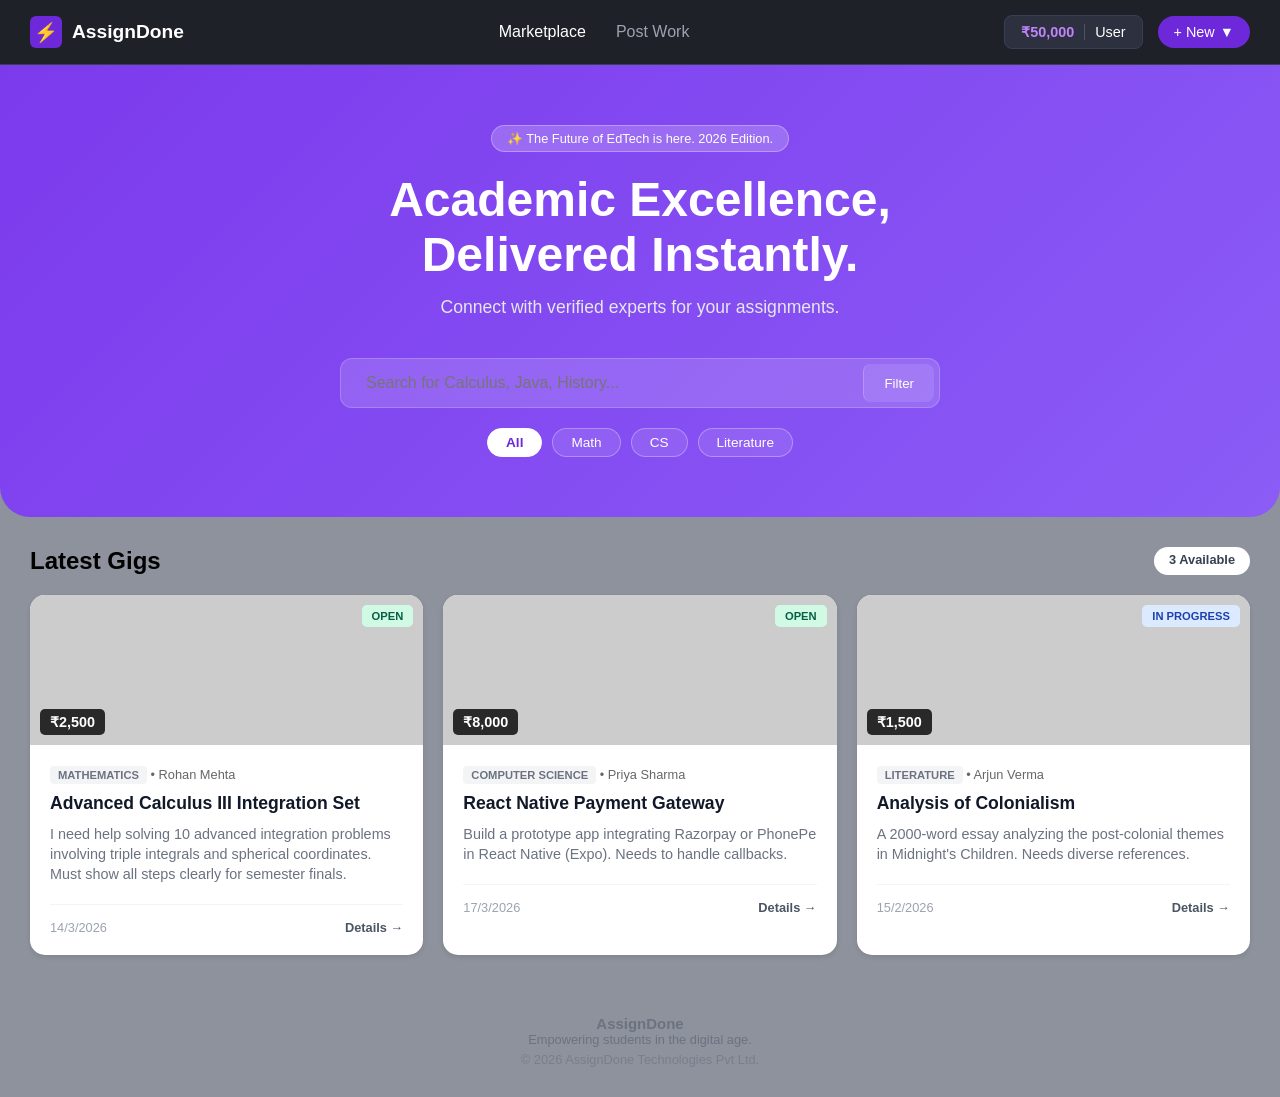
<file: index.html>
<!DOCTYPE html>
<html lang="en">
<head>
    <meta charset="UTF-8">
    <meta name="viewport" content="width=device-width, initial-scale=1.0">
    <title>AssignDone — Marketplace</title>
    <link rel="icon" href="data:image/svg+xml,<svg xmlns=%22http://www.w3.org/2000/svg%22 viewBox=%220 0 100 100%22><rect width=%22100%22 height=%22100%22 rx=%2220%22 fill=%22%236D28D9%22 /><text x=%2250%22 y=%2270%22 font-size=%2260%22 text-anchor=%22middle%22 fill=%22white%22>⚡</text></svg>">
    <link rel="stylesheet" href="style.css">
</head>
<body>
    <div class="main-wrapper">
        <header>
            <div class="logo">
                <div class="logo-box">⚡</div>
                <span>AssignDone</span>
            </div>
            <nav>
                <ul>
                    <li><a href="index.html" class="active-link">Marketplace</a></li>
                    <li><a href="post-work.html">Post Work</a></li>
                </ul>
            </nav>
            <div class="right-menu">
                <div class="wallet">
                    <span class="wallet-amount">₹--,---</span>
                    <span>User</span>
                    <span class="premium-badge" style="display:none;">⭐</span>
                </div>
                <div class="dropdown-container">
                    <a href="#" class="new-btn"><span>+ New</span><span>▼</span></a>
                    <div class="dropdown-list">
                        <a href="#" class="add-money-link">💳 Add Money</a>
                        <a href="#" class="premium-link" style="color: gold;">Get Premium</a>
                        <a href="#" class="theme-toggle-link">☀ Light Mode</a>
                        <a href="#" class="sign-out-link" style="color: red;">→ Sign Out</a>
                    </div>
                </div>
            </div>
        </header>

        <div style="background-color: #8E929D; flex: 1;">
            <section class="hero">
                <div class="badge">✨ The Future of EdTech is here. 2026 Edition.</div>
                <h1>Academic Excellence,<br>Delivered Instantly.</h1>
                <p>Connect with verified experts for your assignments.</p>
                <div class="search-box">
                    <input type="text" id="search-input" placeholder="Search for Calculus, Java, History...">
                    <button id="filter-btn">Filter</button>
                </div>
                <div class="filter-chips" id="filter-chips">
                    <button class="chip chip-active" data-subject="ALL">All</button>
                    <button class="chip" data-subject="MATHEMATICS">Math</button>
                    <button class="chip" data-subject="COMPUTER SCIENCE">CS</button>
                    <button class="chip" data-subject="LITERATURE">Literature</button>
                </div>
            </section>

            <div class="main-content">
                <div style="display:flex; justify-content:space-between; margin-bottom:20px;">
                    <h2>Latest Gigs</h2>
                    <span class="gig-count-badge" id="gig-count">0 Available</span>
                </div>
                <div class="grid-container" id="gig-grid"></div>
                <div class="empty-state" id="empty-state" style="display:none;">
                    <div style="font-size:3rem;">🔍</div>
                    <h3>No gigs found</h3>
                    <p>Try a different search or <a href="post-work.html">post your own!</a></p>
                </div>
            </div>

            <div class="footer">
                <h3>AssignDone</h3>
                <p>Empowering students in the digital age.</p>
                <p style="margin-top:5px; opacity:0.6;">© 2026 AssignDone Technologies Pvt Ltd.</p>
            </div>
        </div>
    </div>

    <script src="app.js"></script>
    <script src="index.js"></script>
</body>
</html>
</file>
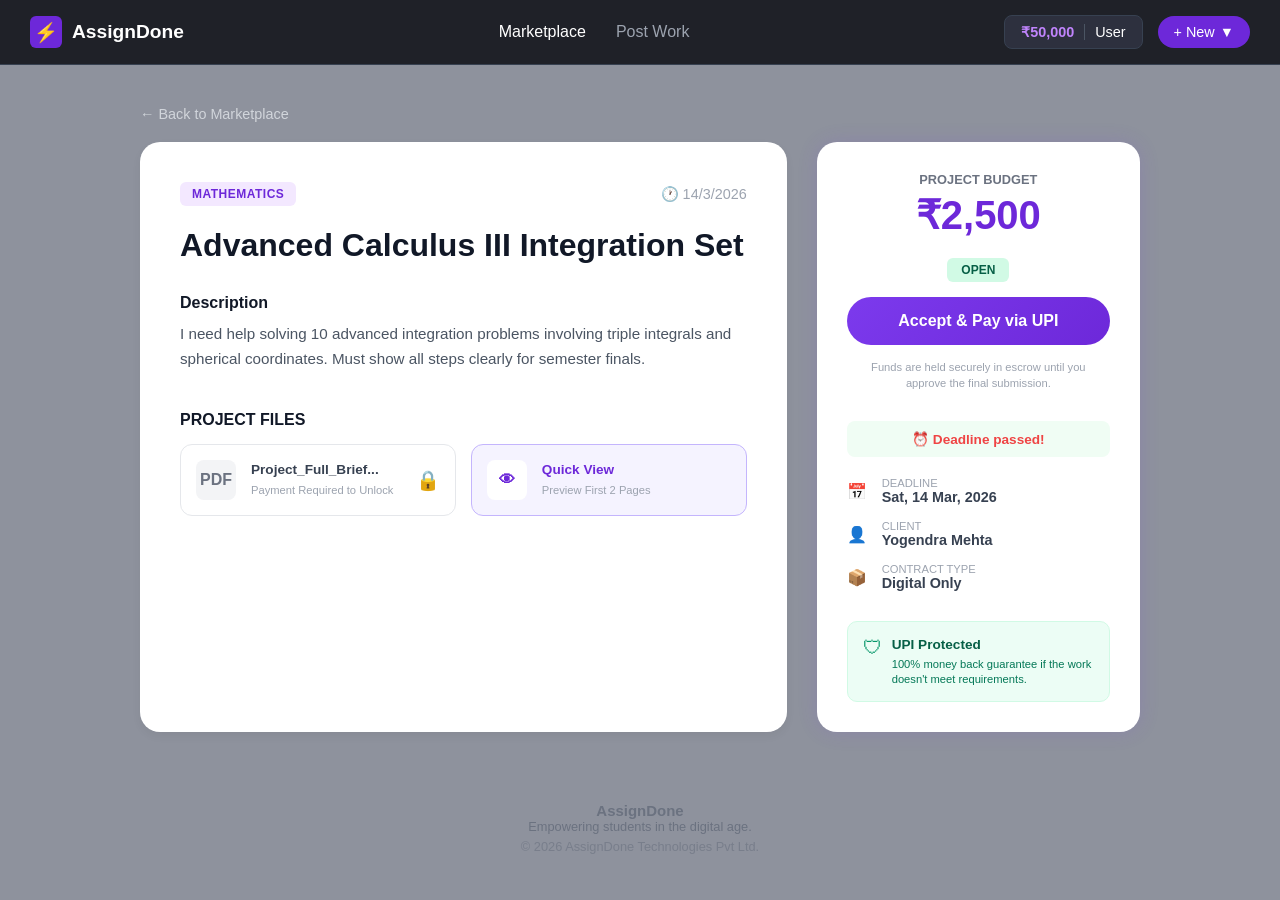
<file: details.html>
<!DOCTYPE html>
<html lang="en">
<head>
    <meta charset="UTF-8">
    <meta name="viewport" content="width=device-width, initial-scale=1.0">
    <title>AssignDone — Gig Details</title>
    <link rel="icon" href="data:image/svg+xml,<svg xmlns=%22http://www.w3.org/2000/svg%22 viewBox=%220 0 100 100%22><rect width=%22100%22 height=%22100%22 rx=%2220%22 fill=%22%236D28D9%22 /><text x=%2250%22 y=%2270%22 font-size=%2260%22 text-anchor=%22middle%22 fill=%22white%22>⚡</text></svg>">
    <link rel="stylesheet" href="style.css">
</head>
<body>
    <div class="main-wrapper">
        <header>
            <div class="logo">
                <div class="logo-box">⚡</div>
                <span>AssignDone</span>
            </div>
            <nav>
                <ul>
                    <li><a href="index.html" class="active-link">Marketplace</a></li>
                    <li><a href="post-work.html">Post Work</a></li>
                </ul>
            </nav>
            <div class="right-menu">
                <div class="wallet">
                    <span class="wallet-amount">₹--,---</span>
                    <span>User</span>
                    <span class="premium-badge" style="display:none;">⭐</span>
                </div>
                <div class="dropdown-container">
                    <a href="#" class="new-btn"><span>+ New</span><span>▼</span></a>
                    <div class="dropdown-list">
                        <a href="#" class="add-money-link">💳 Add Money</a>
                        <a href="#" class="premium-link" style="color: gold;">Get Premium</a>
                        <a href="#" class="theme-toggle-link">☀ Light Mode</a>
                        <a href="#" class="sign-out-link" style="color: red;">→ Sign Out</a>
                    </div>
                </div>
            </div>
        </header>

        <div style="background-color: #8E929D; flex: 1;">
            <div class="details-wrapper">
                <a href="index.html" class="back-link">← Back to Marketplace</a>
                <div class="details-grid" id="details-grid">
                    <!-- Populated by JavaScript -->
                </div>
            </div>

            <div class="footer">
                <h3>AssignDone</h3>
                <p>Empowering students in the digital age.</p>
                <p style="margin-top:5px; opacity:0.6;">© 2026 AssignDone Technologies Pvt Ltd.</p>
            </div>
        </div>
    </div>

    <script src="app.js"></script>
    <script src="details.js"></script>
</body>
</html>
</file>
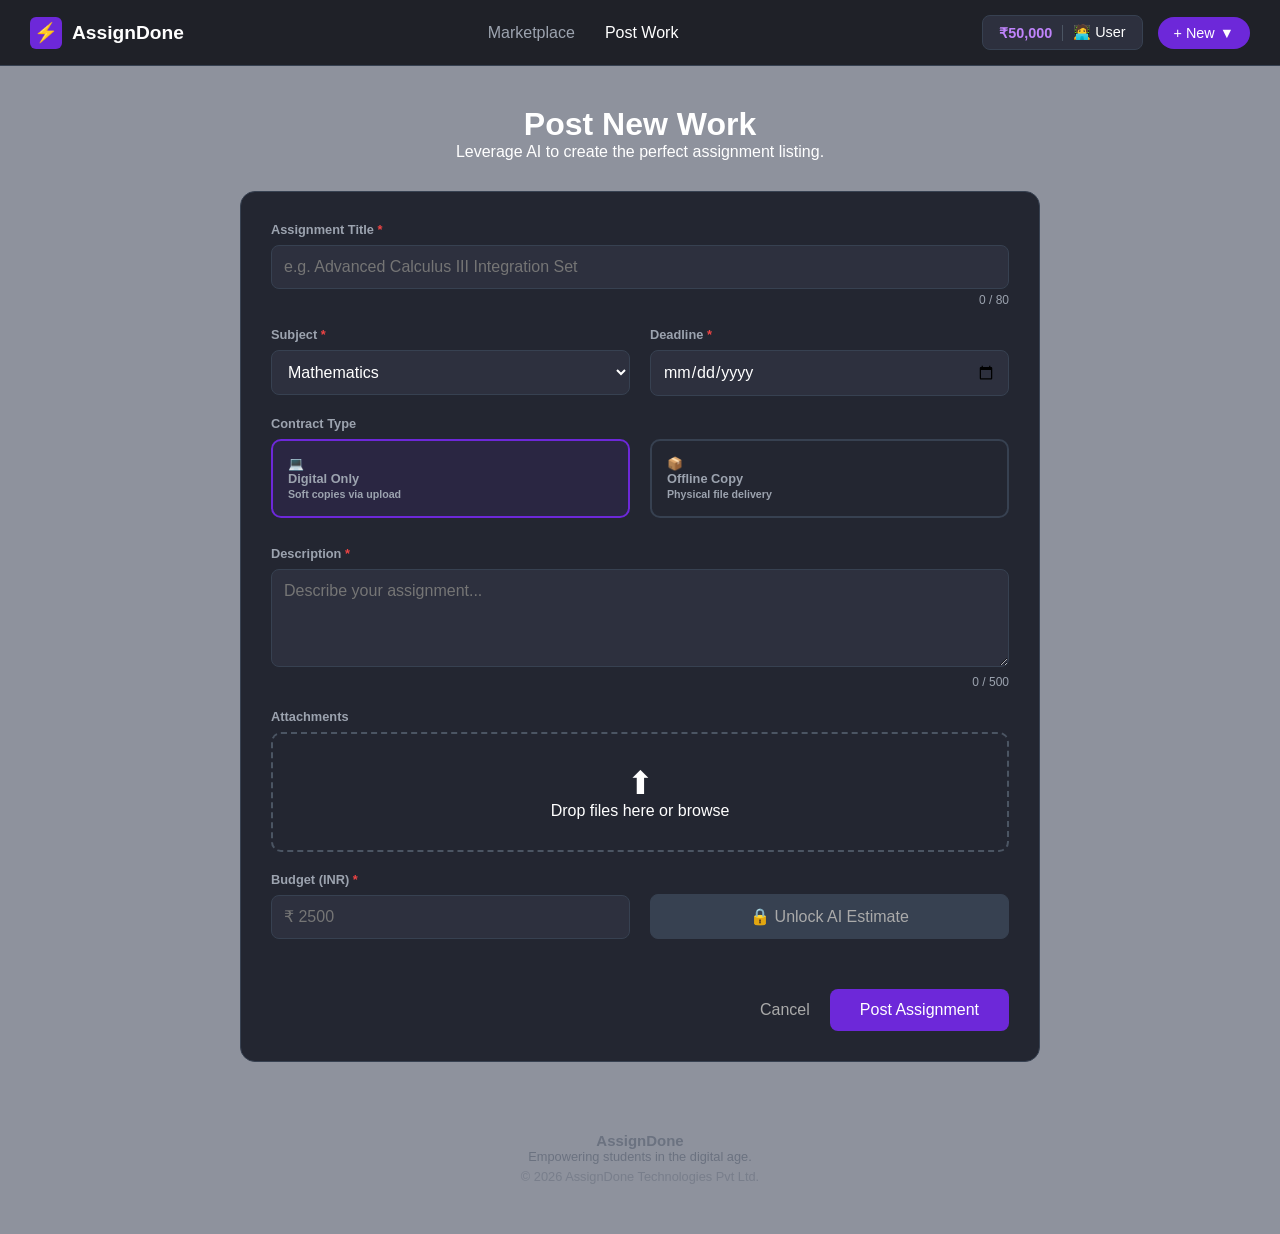
<file: post-work.html>
<!DOCTYPE html>
<html lang="en">
<head>
    <meta charset="UTF-8">
    <meta name="viewport" content="width=device-width, initial-scale=1.0">
    <title>AssignDone — Post Work</title>
    <link rel="icon" href="data:image/svg+xml,<svg xmlns=%22http://www.w3.org/2000/svg%22 viewBox=%220 0 100 100%22><rect width=%22100%22 height=%22100%22 rx=%2220%22 fill=%22%236D28D9%22 /><text x=%2250%22 y=%2270%22 font-size=%2260%22 text-anchor=%22middle%22 fill=%22white%22>⚡</text></svg>">
    <link rel="stylesheet" href="style.css">
</head>
<body>
    <div class="main-wrapper">
        <header>
            <div class="logo">
                <div class="logo-box">⚡</div>
                <span>AssignDone</span>
            </div>
            <nav>
                <ul>
                    <li><a href="index.html">Marketplace</a></li>
                    <li><a href="post-work.html" class="active-link">Post Work</a></li>
                </ul>
            </nav>
            <div class="right-menu">
                <div class="wallet">
                    <span class="wallet-amount">₹--,---</span>
                    <span>🧑‍💻 User</span>
                    <span class="premium-badge" style="display:none;">⭐</span>
                </div>
                <div class="dropdown-container">
                    <a href="#" class="new-btn"><span>+ New</span><span>▼</span></a>
                    <div class="dropdown-list">
                        <a href="#" class="add-money-link">💳 Add Money</a>
                        <a href="#" class="premium-link" style="color: gold;">Get Premium</a>
                        <a href="#" class="theme-toggle-link">☀ Light Mode</a>
                        <a href="#" class="sign-out-link" style="color: red;">→ Sign Out</a>
                    </div>
                </div>
            </div>
        </header>

        <div style="background-color: #8E929D; flex: 1; padding-bottom:20px;">
            <div class="post-wrapper">
                <div style="text-align:center; margin-bottom:30px; color:white;">
                    <h1>Post New Work</h1>
                    <p>Leverage AI to create the perfect assignment listing.</p>
                </div>

                <form id="post-form" class="form-box">
                    <div class="input-group">
                        <label for="gig-title">Assignment Title <span class="required">*</span></label>
                        <input type="text" id="gig-title" class="full-input" placeholder="e.g. Advanced Calculus III Integration Set" maxlength="80">
                        <div class="char-count" id="title-count">0 / 80</div>
                    </div>

                    <div class="flex-row">
                        <div class="input-group">
                            <label for="gig-subject">Subject <span class="required">*</span></label>
                            <select id="gig-subject">
                                <option value="MATHEMATICS">Mathematics</option>
                                <option value="COMPUTER SCIENCE">Computer Science</option>
                                <option value="LITERATURE">Literature</option>
                            </select>
                        </div>
                        <div class="input-group">
                            <label for="gig-deadline">Deadline <span class="required">*</span></label>
                            <input type="date" id="gig-deadline" class="full-input">
                        </div>
                    </div>

                    <div class="input-group">
                        <label>Contract Type</label>
                        <div class="radio-container">
                            <div style="flex:1;">
                                <input type="radio" name="ctype" id="digi" value="Digital Only" checked>
                                <label for="digi" class="radio-option">
                                    <div>💻</div>
                                    <div><b>Digital Only</b><br><small>Soft copies via upload</small></div>
                                </label>
                            </div>
                            <div style="flex:1;">
                                <input type="radio" name="ctype" id="off" value="Offline Copy">
                                <label for="off" class="radio-option">
                                    <div>📦</div>
                                    <div><b>Offline Copy</b><br><small>Physical file delivery</small></div>
                                </label>
                            </div>
                        </div>
                    </div>

                    <div class="input-group">
                        <label for="gig-desc">Description <span class="required">*</span></label>
                        <textarea id="gig-desc" class="full-input" rows="4" placeholder="Describe your assignment..." maxlength="500"></textarea>
                        <div class="char-count" id="desc-count">0 / 500</div>
                    </div>

                    <div class="input-group">
                        <label>Attachments</label>
                        <div class="file-upload" id="file-drop-zone">
                            <input type="file" id="file-input" multiple>
                            <div style="font-size:2rem;" id="upload-icon">⬆</div>
                            <p id="file-label">Drop files here or browse</p>
                        </div>
                        <div id="file-list"></div>
                    </div>

                    <div class="flex-row" style="align-items: flex-end;">
                        <div class="input-group">
                            <label for="gig-budget">Budget (INR) <span class="required">*</span></label>
                            <input type="number" id="gig-budget" class="full-input" placeholder="₹ 2500" min="100">
                        </div>
                        <div class="input-group">
                            <button type="button" id="ai-estimate-btn" class="full-input" style="background:#374151; color:#aaa; cursor:not-allowed;">🔒 Unlock AI Estimate</button>
                        </div>
                    </div>

                    <div class="preview-section" id="live-preview" style="display:none;">
                        <h3>📋 Live Preview</h3>
                        <div class="preview-card" id="preview-card"></div>
                    </div>

                    <div style="display:flex; justify-content:flex-end; gap:20px; margin-top:30px; align-items:center;">
                        <a href="index.html" style="color:#aaa; text-decoration:none;">Cancel</a>
                        <button type="submit" class="submit-btn" id="submit-btn" style="width:auto; padding:12px 30px; margin-top:0;">Post Assignment</button>
                    </div>
                </form>
            </div>

            <div class="footer">
                <h3>AssignDone</h3>
                <p>Empowering students in the digital age.</p>
                <p style="margin-top:5px; opacity:0.6;">© 2026 AssignDone Technologies Pvt Ltd.</p>
            </div>
        </div>
    </div>

    <script src="app.js"></script>
    <script src="post-work.js"></script>
</body>
</html>
</file>
<file: style.css>
* {
    margin: 0;
    padding: 0;
    box-sizing: border-box;
    font-family: sans-serif;
}

body {
    background-color: #9CA3AF;
    display: flex;
    justify-content: center;
    min-height: 100vh;
}

.main-wrapper {
    background-color: #8E929D;
    width: 100%;
    max-width: 1440px;
    min-height: 100vh;
    display: flex;
    flex-direction: column;
}

header {
    background-color: #1F2128;
    color: white;
    padding: 15px 30px;
    display: flex;
    justify-content: space-between;
    align-items: center;
    border-bottom: 1px solid #374151;
}

.logo {
    display: flex;
    align-items: center;
    gap: 10px;
    font-weight: bold;
    font-size: 1.2rem;
}

.logo-box {
    background: #6D28D9;
    width: 32px;
    height: 32px;
    border-radius: 6px;
    display: flex;
    align-items: center;
    justify-content: center;
}
.details-htm :hover{
    transform: scale3d(5px,5px);
}

nav ul {
    display: flex;
    gap: 30px;
    list-style: none;
}

nav a {
    color: #9CA3AF;
    text-decoration: none;
    font-size: 1rem;
}

nav a:hover, nav a.active-link {
    color: white;
}

.right-menu {
    display: flex;
    align-items: center;
    gap: 15px;
}

.wallet {
    background-color: #2D303E;
    padding: 8px 16px;
    border-radius: 8px;
    font-size: 0.9rem;
    display: flex;
    gap: 10px;
    align-items: center;
    border: 1px solid #374151;
}

.wallet span:first-child {
    color: #C084FC;
    font-weight: bold;
    padding-right: 10px;
    border-right: 1px solid #4B5563;
}

.dropdown-container {
    position: relative;
    display: inline-block;
    padding-bottom: 10px;
    margin-bottom: -10px; 
}

.new-btn {
    background: #6D28D9;
    color: white;
    border: none;
    padding: 8px 16px;
    border-radius: 20px;
    font-size: 0.9rem;
    cursor: pointer;
    text-decoration: none;
    display: flex;
    align-items: center;
    gap: 5px;
}

.dropdown-list {
    display: none;
    position: absolute;
    top: 100%;
    right: 0;
    background-color: #1F2128;
    border: 1px solid #374151;
    border-radius: 8px;
    width: 180px;
    z-index: 100;
}

.dropdown-container:hover .dropdown-list {
    display: block;
}

.dropdown-list a {
    display: block;
    padding: 10px 15px;
    color: #D1D5DB;
    text-decoration: none;
    font-size: 0.9rem;
}

.dropdown-list a:hover {
    background-color: #374151;
    color: white;
}

.hero {
    background: linear-gradient(135deg, #7C3AED, #8B5CF6);
    padding: 60px 20px;
    text-align: center;
    color: white;
    border-bottom-left-radius: 30px;
    border-bottom-right-radius: 30px;
}

.badge {
    background: rgba(255, 255, 255, 0.2);
    padding: 5px 15px;
    border-radius: 20px;
    font-size: 0.8rem;
    margin-bottom: 20px;
    border: 1px solid rgba(255,255,255,0.3);
    display: inline-block;
}

.hero h1 {
    font-size: 3rem;
    margin-bottom: 15px;
}

.hero p {
    font-size: 1.1rem;
    color: #E5E7EB;
    max-width: 600px;
    margin: 0 auto 40px auto;
}

.search-box {
    background: rgba(255, 255, 255, 0.15);
    border: 1px solid rgba(255, 255, 255, 0.2);
    display: inline-flex;
    padding: 5px;
    border-radius: 12px;
    width: 100%;
    max-width: 600px;
   
}

.search-box input {
    background: transparent;
    border: none;
    color: rgb(255, 255, 255);
    padding: 10px 20px;
    width: 100%;
    outline: none;
    font-size: 1rem;
}

.search-box button {
    background: rgba(255, 255, 255, 0.1);
    border: none;
    color: white;
    padding: 0 20px;
    border-radius: 8px;
    cursor: pointer;
    border-left: 1px solid rgba(255,255,255,0.2);
}

.main-content {
    padding: 30px;
}

.grid-container {
    display: grid;
    grid-template-columns: repeat(auto-fill, minmax(300px, 1fr));
    gap: 20px;
}

.card {
    background: white;
    border-radius: 15px;
    overflow: hidden;
    box-shadow: 0 2px 5px rgba(0,0,0,0.1);
}

.card:hover { transform: translateY(-25px); transition: 0.3s; box-shadow :#111827; }

.card-img {
    height: 150px;
    background-color: #ccc;
    position: relative;
    background-size: cover;
}

.price {
    position: absolute;
    bottom: 10px;
    left: 10px;
    background: rgba(0,0,0,0.8);
    color: white;
    padding: 5px 10px;
    border-radius: 5px;
    font-size: 0.9rem;
    font-weight: bold;
}

.status {
    position: absolute;
    top: 10px;
    right: 10px;
    padding: 5px 10px;
    border-radius: 5px;
    font-size: 0.7rem;
    font-weight: bold;
    background: #D1FAE5;
    color: #065F46;
}

.card-info { padding: 20px; }

.sub-tag {
    background: #F3F4F6;
    padding: 3px 8px;
    border-radius: 4px;
    font-size: 0.7rem;
    font-weight: bold;
    color: #6B7280;
}

.card-info h3 { margin: 10px 0; font-size: 1.1rem; color: #111827; }
.card-info p { font-size: 0.9rem; color: #6B7280; line-height: 1.4; margin-bottom: 20px; }

.card-bottom {
    display: flex;
    justify-content: space-between;
    border-top: 1px solid #F3F4F6;
    padding-top: 15px;
    font-size: 0.8rem;
    color: #9CA3AF;
}

.card-bottom a { color: #4B5563; text-decoration: none; font-weight: bold; }


.post-wrapper { max-width: 800px; margin: 40px auto; width: 90%; }

.form-box {
    background: #232631;
    border-radius: 15px;
    padding: 30px;
    border: 1px solid #374151;
    color: white;
}

.input-group { margin-bottom: 20px; }
.input-group label { display: block; font-size: 0.8rem; color: #9CA3AF; margin-bottom: 8px; font-weight: bold; }
.full-input, select { width: 100%; background: #2D303E; border: 1px solid #374151; color: white; padding: 12px; border-radius: 8px; font-size: 1rem; }
.flex-row { display: flex; gap: 20px; }
.flex-row > div { flex: 1; }

.radio-container { display: flex; gap: 20px; }
.radio-container input { display: none; }
.radio-option { flex: 1; border: 2px solid #374151; border-radius: 10px; padding: 15px; cursor: pointer; display: flex; align-items: center; gap: 15px; }
input:checked + .radio-option { border-color: #6D28D9; background: rgba(109, 40, 217, 0.1); }

.file-upload { border: 2px dashed #4B5563; border-radius: 10px; padding: 30px; text-align: center; position: relative; cursor: pointer; }
.file-upload input { position: absolute; width: 100%; height: 100%; top: 0; left: 0; opacity: 0; }

.submit-btn { background: #6D28D9; color: white; border: none; width: 100%; padding: 15px; font-size: 1rem; border-radius: 8px; cursor: pointer; margin-top: 10px; }
.submit-btn:hover { background: #5b21b6; }


.details-wrapper {
    max-width: 1000px;
    margin: 40px auto;
    width: 95%;
}

.back-link {
    display: inline-block;
    color: #D1D5DB; 
    text-decoration: none;
    margin-bottom: 20px;
    font-size: 0.9rem;
}

.details-grid {
    display: grid;
    grid-template-columns: 2fr 1fr; 
    gap: 30px;
}

.main-detail-card {
    background: white;
    border-radius: 20px;
    padding: 40px;
    box-shadow: 0 4px 10px rgba(0,0,0,0.05);
}

.detail-header {
    display: flex;
    justify-content: space-between;
    align-items: center;
    margin-bottom: 20px;
}

.detail-tag {
    background: #F3E8FF;
    color: #6D28D9;
    padding: 5px 12px;
    border-radius: 6px;
    font-size: 0.75rem;
    font-weight: 800;
    letter-spacing: 0.5px;
    text-transform: uppercase;
}

.detail-date { color: #9CA3AF; font-size: 0.9rem; }

.main-detail-card h1 {
    font-size: 2rem;
    color: #111827;
    margin-bottom: 30px;
    line-height: 1.2;
}

.desc-label { font-weight: 700; color: #111827; margin-bottom: 10px; display: block; }
.desc-text { color: #4B5563; line-height: 1.6; font-size: 0.95rem; margin-bottom: 40px; }

.files-section { margin-top: 20px; }
.files-grid { display: flex; gap: 15px; margin-top: 15px; }

.file-card {
    border: 1px solid #E5E7EB;
    border-radius: 12px;
    padding: 15px;
    display: flex;
    align-items: center;
    gap: 15px;
    width: 50%;
    cursor: pointer;
}

.file-icon-box {
    background: #F3F4F6;
    width: 40px;
    height: 40px;
    border-radius: 8px;
    display: flex;
    align-items: center;
    justify-content: center;
    font-weight: bold;
    color: #6B7280;
}

.file-info strong { display: block; font-size: 0.85rem; color: #374151; margin-bottom: 3px; }
.file-info span { font-size: 0.7rem; color: #9CA3AF; }

.sidebar-card {
    background: white;
    border-radius: 20px;
    padding: 30px;
    box-shadow: 0 0 20px rgba(124, 58, 237, 0.15);
    height: fit-content;
    text-align: center;
}

.budget-label { font-size: 0.8rem; color: #6B7280; text-transform: uppercase; font-weight: bold; margin-bottom: 5px; }
.budget-amount { font-size: 2.5rem; color: #6D28D9; font-weight: 800; margin-bottom: 20px; }

.pay-btn {
    background: linear-gradient(135deg, #7C3AED, #6D28D9);
    color: white;
    border: none;
    width: 100%;
    padding: 15px;
    border-radius: 30px;
    font-size: 1rem;
    font-weight: 600;
    cursor: pointer;
    margin-bottom: 15px;
}

.escrow-note { font-size: 0.7rem; color: #9CA3AF; margin-bottom: 30px; padding: 0 10px; line-height: 1.4; }

.info-list { text-align: left; margin-bottom: 30px; }
.info-item { display: flex; gap: 15px; margin-bottom: 15px; align-items: center; }
.info-icon { width: 20px; color: #9CA3AF; text-align: center; }
.info-text small { display: block; font-size: 0.7rem; color: #9CA3AF; text-transform: uppercase; }
.info-text strong { display: block; font-size: 0.9rem; color: #374151; }

.UPI-box {
    background: #ECFDF5;
    border: 1px solid #D1FAE5;
    border-radius: 10px;
    padding: 15px;
    text-align: left;
    display: flex;
    gap: 10px;
}

.UPI-box div strong { color: #065F46; font-size: 0.85rem; display: block; margin-bottom: 5px; }
.UPI-box div p { color: #047857; font-size: 0.7rem; line-height: 1.3; }

.footer {
    text-align: center;
    padding: 30px;
    font-size: 0.8rem;
    color: #6B7280;
    width: 100%; 
}

/* ===== Toast Notifications ===== */
.toast {
    position: fixed; bottom: 30px; right: 30px; z-index: 9999;
    padding: 14px 24px; border-radius: 12px; color: white;
    font-size: 0.9rem; font-weight: 600;
    opacity: 0; transform: translateY(20px);
    transition: opacity 0.3s, transform 0.3s;
    box-shadow: 0 8px 24px rgba(0,0,0,0.3);
}
.toast-show { opacity: 1; transform: translateY(0); }
.toast-info { background: linear-gradient(135deg, #6D28D9, #7C3AED); }
.toast-success { background: linear-gradient(135deg, #059669, #10B981); }
.toast-error { background: linear-gradient(135deg, #DC2626, #EF4444); }

/* ===== Modal ===== */
.modal-overlay {
    position: fixed; inset: 0; z-index: 9000;
    background: rgba(0,0,0,0.6); backdrop-filter: blur(4px);
    display: flex; align-items: center; justify-content: center;
    opacity: 0; transition: opacity 0.3s;
}
.modal-visible { opacity: 1; }
.modal-box {
    background: #232631; border: 1px solid #374151; border-radius: 16px;
    padding: 30px; width: 90%; max-width: 420px; color: white;
}
.modal-box h2 { margin-bottom: 10px; }
.modal-input {
    width: 100%; padding: 12px; background: #2D303E; border: 1px solid #374151;
    color: white; border-radius: 8px; font-size: 1rem; margin-bottom: 15px;
}
.modal-buttons { display: flex; gap: 12px; justify-content: flex-end; }
.modal-btn {
    padding: 10px 22px; border: none; border-radius: 8px;
    font-size: 0.9rem; font-weight: 600; cursor: pointer;
}
.modal-btn-cancel { background: #374151; color: #D1D5DB; }
.modal-btn-confirm { background: #6D28D9; color: white; }
.modal-btn-confirm:hover { background: #5b21b6; }

/* ===== Filter Chips ===== */
.filter-chips {
    display: flex; gap: 10px; justify-content: center;
    margin-top: 20px; flex-wrap: wrap;
}
.chip {
    padding: 6px 18px; border-radius: 20px; border: 1px solid rgba(255,255,255,0.3);
    background: rgba(255,255,255,0.1); color: white; cursor: pointer;
    font-size: 0.85rem; transition: all 0.2s;
}
.chip:hover { background: rgba(255,255,255,0.2); }
.chip-active { background: white !important; color: #6D28D9 !important; font-weight: 700; border-color: white; }

/* ===== Gig Count Badge ===== */
.gig-count-badge {
    background: white; padding: 5px 15px; border-radius: 15px;
    font-size: 0.8rem; font-weight: 600; color: #374151;
}

/* ===== Empty State ===== */
.empty-state {
    text-align: center; padding: 60px 20px; color: #6B7280;
}
.empty-state h3 { margin: 10px 0; color: #374151; }
.empty-state a { color: #6D28D9; }

/* ===== Scroll-to-Top ===== */
.scroll-top-btn {
    position: fixed; bottom: 30px; left: 30px; z-index: 8000;
    width: 48px; height: 48px; border-radius: 50%;
    background: #6D28D9; color: white; border: none;
    font-size: 1.3rem; cursor: pointer;
    opacity: 0; transform: translateY(20px);
    transition: opacity 0.3s, transform 0.3s;
    box-shadow: 0 4px 12px rgba(109,40,217,0.4);
}
.scroll-top-visible { opacity: 1; transform: translateY(0); }
.scroll-top-btn:hover { background: #5b21b6; }

/* ===== Countdown ===== */
.countdown-box {
    font-size: 0.85rem; font-weight: 700; color: #10B981;
    padding: 10px; margin-bottom: 20px;
    background: #F0FDF4; border-radius: 8px; text-align: center;
}

/* ===== Detail Status Badge ===== */
.detail-status-badge {
    display: inline-block; padding: 5px 14px; border-radius: 6px;
    font-size: 0.75rem; font-weight: 700; margin-bottom: 15px;
    background: #D1FAE5; color: #065F46;
}

/* ===== Character Counter ===== */
.char-count {
    text-align: right; font-size: 0.75rem; color: #9CA3AF; margin-top: 4px;
}
.required { color: #EF4444; }

/* ===== File List (post-work) ===== */
.file-item {
    display: flex; align-items: center; gap: 10px;
    padding: 8px 12px; margin-top: 6px;
    background: #2D303E; border-radius: 8px; font-size: 0.85rem;
}
.file-remove-btn {
    margin-left: auto; background: none; border: none;
    color: #EF4444; cursor: pointer; font-size: 1rem;
}

/* ===== Live Preview (post-work) ===== */
.preview-section {
    margin-top: 25px; padding: 20px; border: 1px dashed #4B5563;
    border-radius: 12px; background: rgba(109,40,217,0.05);
}
.preview-section h3 { color: #C084FC; margin-bottom: 12px; font-size: 0.95rem; }
.preview-card {
    padding: 15px; background: #1F2128; border-radius: 10px;
    border: 1px solid #374151;
}

/* ===== Dropdown click-toggle ===== */
.dropdown-container.dropdown-open .dropdown-list { display: block; }

/* ===== Light Mode Theme ===== */
body.light-mode { background-color: #F3F4F6; }
body.light-mode .main-wrapper { background-color: #F3F4F6; }
body.light-mode header { background-color: #fff; color: #111827; border-bottom-color: #E5E7EB; }
body.light-mode nav a { color: #6B7280; }
body.light-mode nav a:hover, body.light-mode nav a.active-link { color: #111827; }
body.light-mode .wallet { background: #F3F4F6; border-color: #E5E7EB; }
body.light-mode .wallet span:first-child { color: #6D28D9; }
body.light-mode .dropdown-list { background: #fff; border-color: #E5E7EB; }
body.light-mode .dropdown-list a { color: #374151; }
body.light-mode .dropdown-list a:hover { background: #F3F4F6; }
body.light-mode .form-box { background: #fff; border-color: #E5E7EB; color: #111827; }
body.light-mode .full-input, body.light-mode select { background: #F9FAFB; border-color: #E5E7EB; color: #111827; }
body.light-mode .radio-option { border-color: #E5E7EB; color: #111827; }
body.light-mode .logo span { color: #111827; }
body.light-mode .countdown-box { background: #ECFDF5; }

/* ===== Premium Modal ===== */
.premium-modal { max-width: 640px !important; }
.premium-plan-grid { display: flex; gap: 16px; }
.premium-plan-card {
    flex: 1; border: 2px solid #374151; border-radius: 14px;
    padding: 24px 18px; text-align: center; position: relative;
    background: #1F2128; transition: transform 0.2s, box-shadow 0.2s;
}
.premium-plan-card:hover { transform: translateY(-4px); box-shadow: 0 8px 24px rgba(0,0,0,0.3); }
.premium-plan-popular { border-width: 3px; }
.popular-tag {
    position: absolute; top: -12px; left: 50%; transform: translateX(-50%);
    background: #F59E0B; color: #111827; font-size: 0.65rem; font-weight: 800;
    padding: 3px 12px; border-radius: 10px; letter-spacing: 0.5px;
}
.premium-price { font-size: 2rem; font-weight: 800; color: white; margin: 5px 0; }
.premium-features {
    list-style: none; text-align: left; padding: 0; margin-bottom: 18px;
}
.premium-features li {
    padding: 5px 0; font-size: 0.82rem; color: #D1D5DB;
    border-bottom: 1px solid #2D303E;
}
.premium-buy-btn {
    width: 100%; padding: 10px; border: none; border-radius: 8px;
    color: white; font-weight: 700; cursor: pointer; font-size: 0.9rem;
    transition: opacity 0.2s;
}
.premium-buy-btn:hover { opacity: 0.85; }
.premium-badge {
    background: linear-gradient(135deg, #F59E0B, #D97706);
    color: white; font-size: 0.7rem; padding: 2px 6px;
    border-radius: 4px; font-weight: 700;
}

/* ===== Preview Modal ===== */
.preview-modal { max-width: 680px !important; max-height: 85vh; overflow-y: auto; }
.preview-header {
    display: flex; justify-content: space-between; align-items: center;
    margin-bottom: 10px;
}
.preview-close-btn {
    background: #374151; border: none; color: white; width: 32px; height: 32px;
    border-radius: 50%; cursor: pointer; font-size: 1rem;
    display: flex; align-items: center; justify-content: center;
}
.preview-close-btn:hover { background: #4B5563; }
.preview-page {
    background: white; border-radius: 8px; padding: 28px;
    margin-bottom: 8px; position: relative; overflow: hidden;
    box-shadow: 0 2px 8px rgba(0,0,0,0.1);
}
.preview-page-blurred > *:not(.blur-upgrade-overlay) {
    filter: blur(5px); user-select: none; pointer-events: none;
}
.blur-upgrade-overlay {
    position: absolute; inset: 0; display: flex; align-items: center;
    justify-content: center; background: rgba(255,255,255,0.5);
    backdrop-filter: blur(2px); z-index: 5;
}
.blur-upgrade-msg {
    text-align: center; background: white; padding: 24px 32px;
    border-radius: 12px; box-shadow: 0 4px 20px rgba(0,0,0,0.15);
}
.blur-upgrade-msg strong { display: block; color: #111827; margin: 8px 0 4px; }
.blur-upgrade-msg p { color: #6B7280; font-size: 0.85rem; }
.page-label {
    text-align: center; font-size: 0.75rem; color: #6B7280;
    margin-bottom: 16px;
}

/* ===== PDF Viewer Modal ===== */
.pdf-viewer-modal { max-width: 750px !important; max-height: 88vh; overflow-y: auto; padding: 0 !important; }
.pdf-toolbar {
    display: flex; justify-content: space-between; align-items: center;
    padding: 14px 20px; background: #1F2128; border-bottom: 1px solid #374151;
    position: sticky; top: 0; z-index: 10; font-size: 0.9rem; color: #E5E7EB;
}
.pdf-nav-btn {
    background: #374151; border: none; color: white; width: 30px; height: 30px;
    border-radius: 6px; cursor: pointer; font-size: 0.8rem;
}
.pdf-nav-btn:hover { background: #4B5563; }
.pdf-pages-wrap { padding: 20px; }
.pdf-page {
    background: white; border-radius: 8px; padding: 32px;
    box-shadow: 0 2px 10px rgba(0,0,0,0.08); min-height: 400px;
}
.pdf-page-header {
    display: flex; justify-content: space-between; padding-bottom: 12px;
    border-bottom: 2px solid #6D28D9; margin-bottom: 10px;
}
.pdf-page-footer {
    margin-top: 30px; padding-top: 12px; border-top: 1px solid #E5E7EB;
    font-size: 0.75rem; color: #9CA3AF; text-align: center;
}
.pdf-viewer-section { margin-top: 25px; }
</file>
